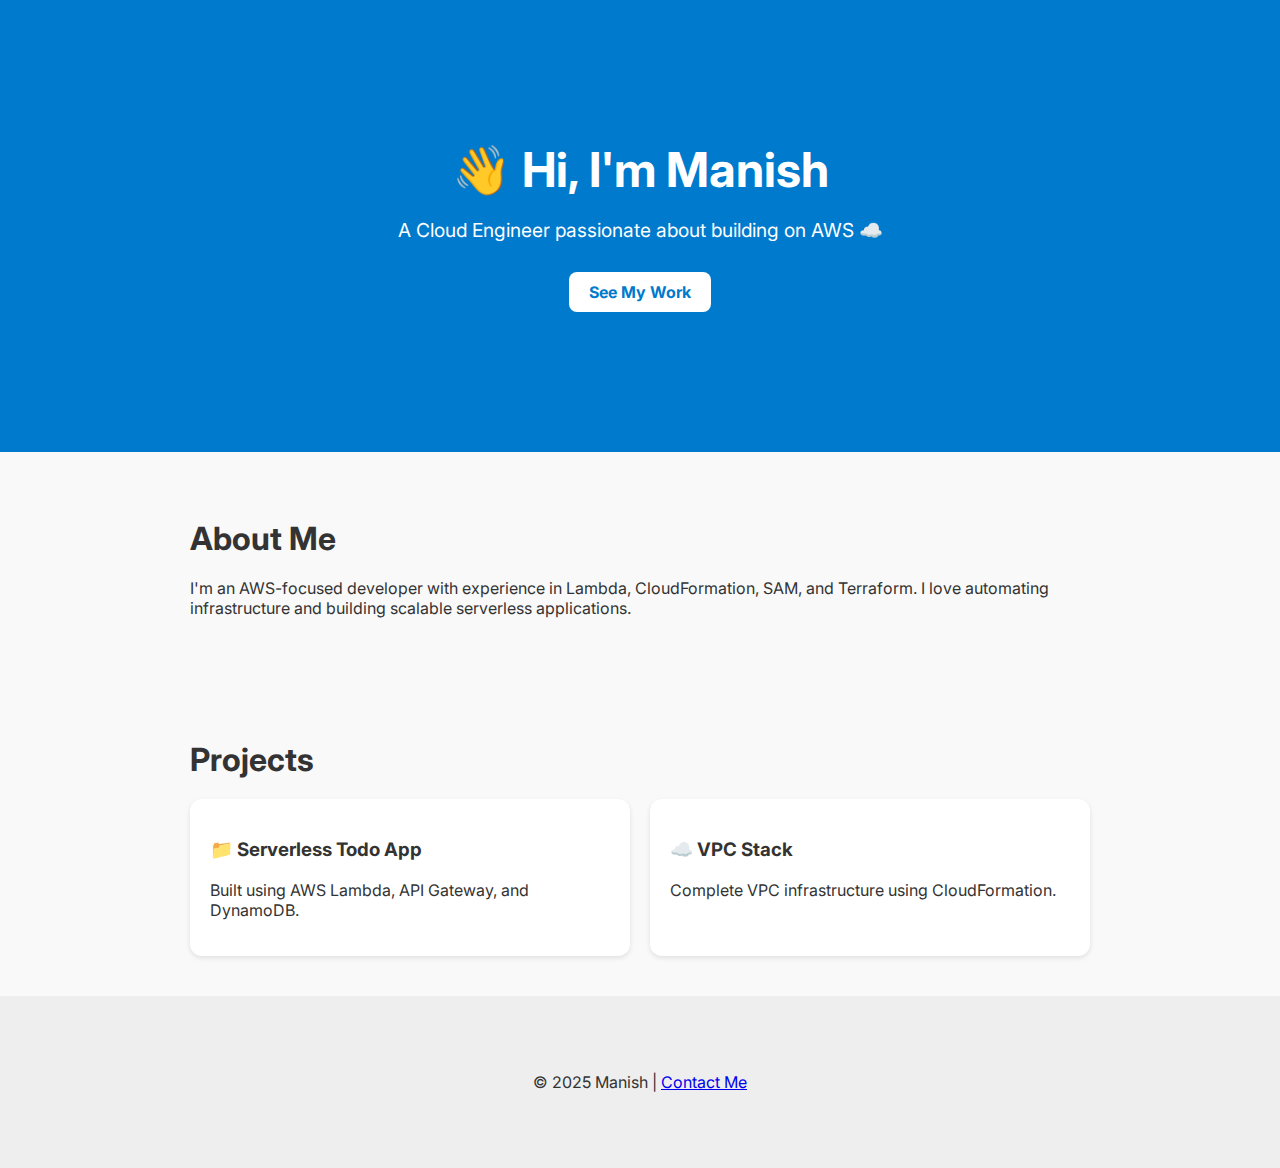
<file: hands-on-projects/S3LogStream/s3/websitefiles/index.html>
<!DOCTYPE html>
<html lang="en">
<head>
  <meta charset="UTF-8" />
  <meta name="viewport" content="width=device-width, initial-scale=1.0"/>
  <title>My Portfolio</title>
  <link href="styles.css" rel="stylesheet"/>
  <link href="https://fonts.googleapis.com/css2?family=Inter:wght@400;700&display=swap" rel="stylesheet"/>
</head>
<body>
  <header>
    <div class="container">
      <h1>👋 Hi, I'm Manish</h1>
      <p>A Cloud Engineer passionate about building on AWS ☁️</p>
      <a href="#projects" class="btn">See My Work</a>
    </div>
  </header>

  <section id="about">
    <div class="container">
      <h2>About Me</h2>
      <p>
        I'm an AWS-focused developer with experience in Lambda, CloudFormation, SAM, and Terraform.
        I love automating infrastructure and building scalable serverless applications.
      </p>
    </div>
  </section>

  <section id="projects">
    <div class="container">
      <h2>Projects</h2>
      <div class="projects-grid">
        <div class="project-card">
          <h3>📁 Serverless Todo App</h3>
          <p>Built using AWS Lambda, API Gateway, and DynamoDB.</p>
        </div>
        <div class="project-card">
          <h3>☁️ VPC Stack</h3>
          <p>Complete VPC infrastructure using CloudFormation.</p>
        </div>
      </div>
    </div>
  </section>

  <footer>
    <div class="container">
      <p>© 2025 Manish | <a href="mailto:manish@example.com">Contact Me</a></p>
    </div>
  </footer>
</body>
</html>
</file>
<file: hands-on-projects/S3LogStream/s3/websitefiles/styles.css>
body {
  margin: 0;
  font-family: 'Inter', sans-serif;
  color: #333;
  background: #f9f9f9;
}

.container {
  width: 90%;
  max-width: 900px;
  margin: 0 auto;
  padding: 40px 0;
}

header {
  background: #007acc;
  color: white;
  text-align: center;
  padding: 100px 20px;
}

header h1 {
  font-size: 3em;
  margin: 0 0 10px;
}

header p {
  font-size: 1.2em;
  margin-bottom: 30px;
}

.btn {
  display: inline-block;
  background: white;
  color: #007acc;
  padding: 10px 20px;
  text-decoration: none;
  font-weight: bold;
  border-radius: 8px;
}

section h2 {
  font-size: 2em;
  margin-bottom: 20px;
}

.projects-grid {
  display: grid;
  grid-template-columns: 1fr 1fr;
  gap: 20px;
}

.project-card {
  background: white;
  padding: 20px;
  border-radius: 12px;
  box-shadow: 0 2px 5px rgba(0,0,0,0.1);
}

footer {
  text-align: center;
  padding: 20px;
  background: #eee;
}
</file>
